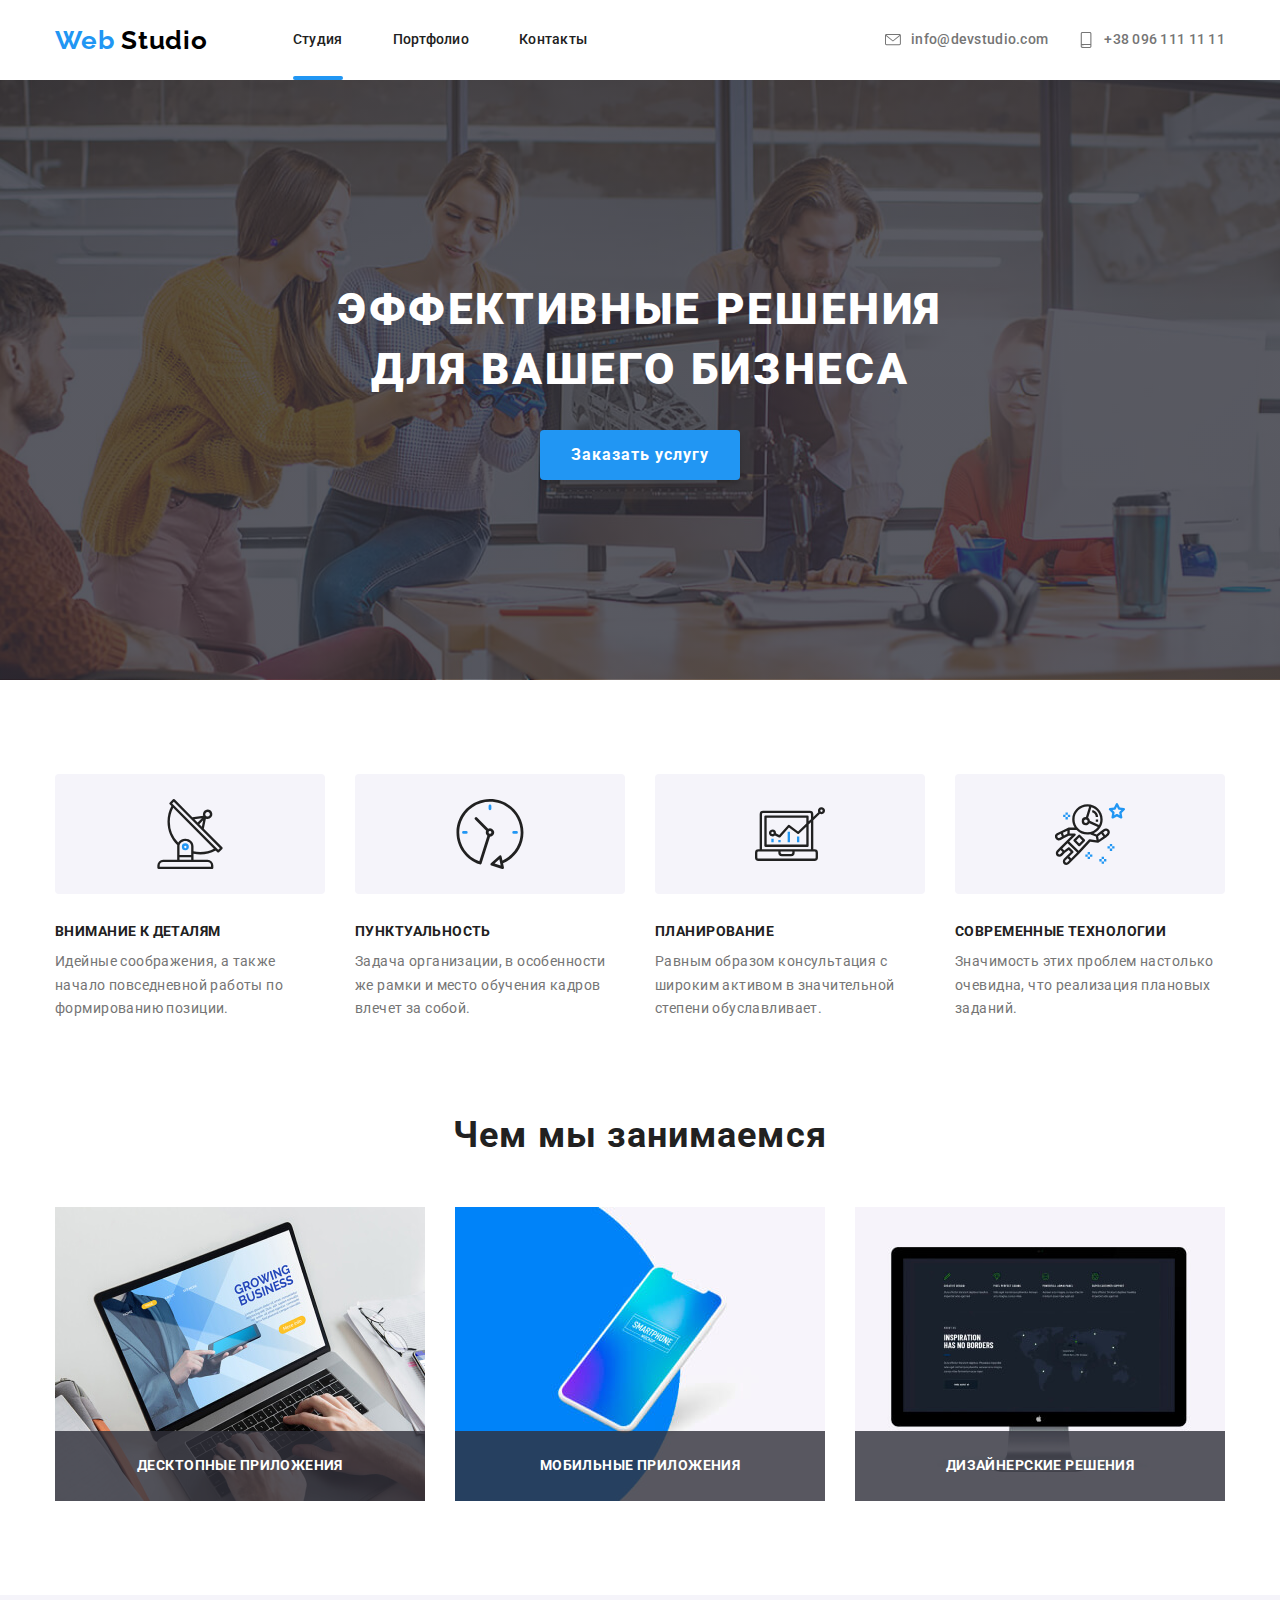
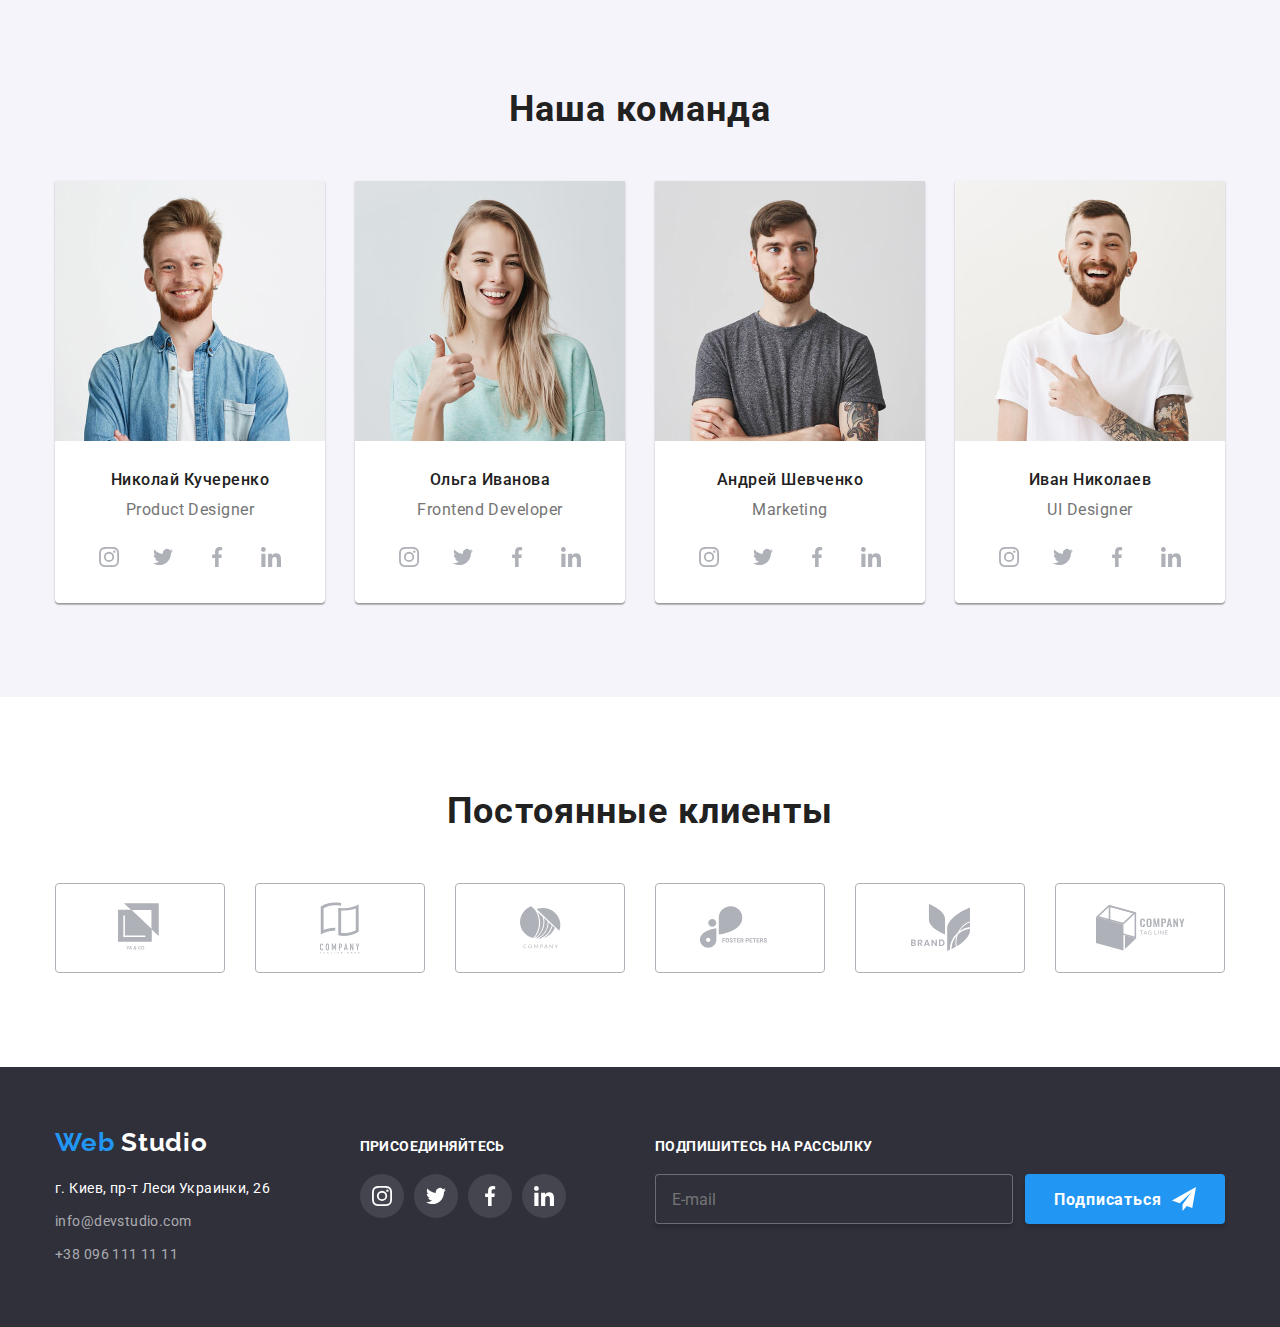
<file: index.html>
<!DOCTYPE html>
<html lang="ru">

<head>
  <meta charset="UTF-8" />
  <meta name="viewport" content="width=device-width, initial-scale=1.0" />
  <title>Web Studio</title>
  <link rel="stylesheet" href="https://cdnjs.cloudflare.com/ajax/libs/animate.css/4.0.0/animate.min.css" />
  <link rel="stylesheet" href="./css/main.min.css"/>
  <link href="https://fonts.googleapis.com/css2?family=Raleway:wght@700&family=Roboto:wght@400;500;700;900&display=swap"
    rel="stylesheet" />
</head>

<body>
  <!--Шапка сайта-->
  <header class="header">
    <!-- Блок навигации -->
    <div class="header-container container">
      <nav class="navigation">
        <a class="logo link animate__fadeInLeft" href="./index.html" lang="en">
          <span class="logo-first-word">Web</span> Studio</a>
        <ul class="navigation-list list">
          <li class="navigation-list-item">
            <a class="navigation-list-link link active" href="./index.html">Студия</a>
          </li>
          <li class="navigation-list-item">
            <a class="navigation-list-link link" href="./portfolio.html">Портфолио</a>
          </li>
          <li class="navigation-list-item">
            <a class="navigation-list-link link" href="">Контакты</a>
          </li>
        </ul>
      </nav>
      <div class="header-contacts">
        <address class="header-address">
          <ul class="address-list list">
            <li class="address-list-item">
              <a class="header-mail link" href="mailto:info@devstudio.com">
                <svg class="mail-icon">
                  <use href="./images/sprite.svg#envelope"></use>
                </svg>
                info@devstudio.com</a>
            </li>
            <li class="address-list-item">
              <a class="header-tel link" href="tel:+380961111111">
                <svg class="tel-icon">
                  <use href="./images/sprite.svg#smartphone"></use>
                </svg>
                +38 096 111 11 11</a>
            </li>
          </ul>
        </address>
      </div>
    </div>
  </header>
  <main>
    <!-- Hero блок -->
    <section class="hero">
      <!-- <div class="hero-container container"> </div> -->
      <h1 class="hero-title">
        Эффективные решения <br />
        для вашего бизнеса
      </h1>
      <button data-modal-open class="modal-btn">Заказать услугу</button>
    </section>
    <!-- Особенности -->
    <section class="features">
      <div class="features-container container">
        <h2 hidden>Особенности</h2>
        <ul class="features-list list">
          <li class="features-list-item">
            <div class="features-background">
              <svg aria-label="иконка антена" width="70px" height="70px">
                <use href="./images/sprite.svg#antenna"></use>
              </svg>
            </div>
            <h3 class="features-list-title">Внимание к деталям</h3>
            <p class="features-list-text">
              Идейные соображения, а также начало повседневной работы по
              формированию позиции.
            </p>
          </li>
          <li class="features-list-item">
            <div class="features-background">
              <svg aria-label="иконка часы" width="70px" height="70px">
                <use href="./images/sprite.svg#clock"></use>
              </svg>
            </div>
            <h3 class="features-list-title">Пунктуальность</h3>
            <p class="features-list-text">
              Задача организации, в особенности же рамки и место обучения
              кадров влечет за собой.
            </p>
          </li>
          <li class="features-list-item">
            <div class="features-background">
              <svg aria-label="иконка диаграма" width="70px" height="70px">
                <use href="./images/sprite.svg#diagram"></use>
              </svg>
            </div>
            <h3 class="features-list-title">Планирование</h3>
            <p class="features-list-text">
              Равным образом консультация с широким активом в значительной
              степени обуславливает.
            </p>
          </li>
          <li class="features-list-item">
            <div class="features-background">
              <svg aria-label="иконка астронавт" width="70px" height="70px">
                <use href="./images/sprite.svg#astronaut"></use>
              </svg>
            </div>
            <h3 class="features-list-title">Современные технологии</h3>
            <p class="features-list-text">
              Значимость этих проблем настолько очевидна, что реализация
              плановых заданий.
            </p>
          </li>
        </ul>
      </div>
    </section>
    <!-- Чем мы занимаемся -->
    <section class="what-we-do section">
      <div class="what-we-do-container container">
        <h2 class="sections-title">Чем мы занимаемся</h2>
        <ul class="what-we-do-list list">
          <li class="what-we-do-list-item">
            <a class="our-works-link link" href="">
              <img src="./images/box1.jpg" alt="Десктопные приложения" width="370" height="294" />
              <p class="what-we-do-title">Десктопные приложения</p>
            </a>
          </li>
          <li class="what-we-do-list-item">
            <a class="our-works-link link" href="">
              <img src="./images/box2.jpg" alt="Мобильные приложения" width="370" height="294" />
              <p class="what-we-do-title">Мобильные приложения</p>
            </a>
          </li>
          <li class="what-we-do-list-item">
            <a class="our-works-link link" href="">
              <img src="./images/box3.jpg" alt="Дизайнерские решения" width="370" height="294" />
              <p class="what-we-do-title">Дизайнерские решения</p>
            </a>
          </li>
        </ul>
      </div>
    </section>
    <!-- Наша команда -->
    <section class="our-team section">
      <div class="our-team-container container">
        <h2 class="sections-title">Наша команда</h2>
        <ul class="our-team-list list">
          <li class="person">
            <img class="person-photo" src="./images/photo1.jpg" alt="Николай Кучеренко" width="270" height="260" />
            <h3 class="team-people">Николай Кучеренко</h3>
            <p class="position" lang="en">Product Designer</p>
            <ul class="social-links-list list">
              <li class="social-links-item">
                <a class="social-links-item-link link" href="" aria-label="Ссылка на Инстаграм">
                  <svg class="social-links-icons">
                    <use href="./images/sprite.svg#instagram"></use>
                  </svg>
                </a>
              </li>
              <li class="social-links-item">
                <a class="social-links-item-link link" href="" aria-label="Ссылка на Твиттер">
                  <svg class="social-links-icons">
                    <use href="./images/sprite.svg#twitter"></use>
                  </svg>
                </a>
              </li>
              <li class="social-links-item">
                <a class="social-links-item-link link" href="" aria-label="Ссылка на Фейсбук">
                  <svg class="social-links-icons">
                    <use href="./images/sprite.svg#facebook"></use>
                  </svg>
                </a>
              </li>
              <li class="social-links-item">
                <a class="social-links-item-link link" href="" aria-label="Ссылка на Линкедин">
                  <svg class="social-links-icons">
                    <use href="./images/sprite.svg#linkedin"></use>
                  </svg>
                </a>
              </li>
            </ul>
          </li>
          <li class="person">
            <img class="person-photo" src="./images/photo2.jpg" alt="Ольга Иванова" width="270" height="260" />
            <h3 class="team-people">Ольга Иванова</h3>
            <p class="position" lang="en">Frontend Developer</p>
            <ul class="social-links-list list">
              <li class="social-links-item">
                <a class="social-links-item-link link" href="" aria-label="Ссылка на Инстаграм">
                  <svg class="social-links-icons">
                    <use href="./images/sprite.svg#instagram"></use>
                  </svg>
                </a>
              </li>
              <li class="social-links-item">
                <a class="social-links-item-link link" href="" aria-label="Ссылка на Твиттер">
                  <svg class="social-links-icons">
                    <use href="./images/sprite.svg#twitter"></use>
                  </svg>
                </a>
              </li>
              <li class="social-links-item">
                <a class="social-links-item-link link" href="" aria-label="Ссылка на Фейсбук">
                  <svg class="social-links-icons">
                    <use href="./images/sprite.svg#facebook"></use>
                  </svg>
                </a>
              </li>
              <li class="social-links-item">
                <a class="social-links-item-link link" href="" aria-label="Ссылка на Линкедин">
                  <svg class="social-links-icons">
                    <use href="./images/sprite.svg#linkedin"></use>
                  </svg>
                </a>
              </li>
            </ul>
          </li>
          <li class="person">
            <img class="person-photo" src="./images/photo3.jpg" alt="Андрей Шевченко" width="270" height="260" />
            <h3 class="team-people">Андрей Шевченко</h3>
            <p class="position" lang="en">Marketing</p>
            <ul class="social-links-list list">
              <li class="social-links-item">
                <a class="social-links-item-link link" href="" aria-label="Ссылка на Инстаграм">
                  <svg class="social-links-icons">
                    <use href="./images/sprite.svg#instagram"></use>
                  </svg>
                </a>
              </li>
              <li class="social-links-item">
                <a class="social-links-item-link link" href="" aria-label="Ссылка на Твиттер">
                  <svg class="social-links-icons">
                    <use href="./images/sprite.svg#twitter"></use>
                  </svg>
                </a>
              </li>
              <li class="social-links-item">
                <a class="social-links-item-link link" href="" aria-label="Ссылка на Фейсбук">
                  <svg class="social-links-icons">
                    <use href="./images/sprite.svg#facebook"></use>
                  </svg>
                </a>
              </li>
              <li class="social-links-item">
                <a class="social-links-item-link link" href="" aria-label="Ссылка на Линкедин">
                  <svg class="social-links-icons">
                    <use href="./images/sprite.svg#linkedin"></use>
                  </svg>
                </a>
              </li>
            </ul>
          </li>
          <li class="person">
            <img class="person-photo" src="./images/photo4.jpg" alt="Иван Николаев" width="270" height="260" />
            <h3 class="team-people">Иван Николаев</h3>
            <p class="position" lang="en">UI Designer</p>
            <ul class="social-links-list list">
              <li class="social-links-item">
                <a class="social-links-item-link link" href="" aria-label="Ссылка на Инстаграм">
                  <svg class="social-links-icons">
                    <use href="./images/sprite.svg#instagram"></use>
                  </svg></a>
              </li>
              <li class="social-links-item">
                <a class="social-links-item-link link" href="" aria-label="Ссылка на Твиттер">
                  <svg class="social-links-icons">
                    <use href="./images/sprite.svg#twitter"></use>
                  </svg>
                </a>
              </li>
              <li class="social-links-item">
                <a class="social-links-item-link link" href="" aria-label="Ссылка на Фейсбук">
                  <svg class="social-links-icons">
                    <use href="./images/sprite.svg#facebook"></use>
                  </svg>
                </a>
              </li>
              <li class="social-links-item">
                <a class="social-links-item-link link" href="" aria-label="Ссылка на Линкедин">
                  <svg class="social-links-icons">
                    <use href="./images/sprite.svg#linkedin"></use>
                  </svg>
                </a>
              </li>
            </ul>
          </li>
        </ul>
      </div>
    </section>
    <!-- Наши клиенты -->
    <section class="our-clients section">
      <div class="regular-clients-container container">
        <h2 class="sections-title">Постоянные клиенты</h2>
        <ul class="our-clients-list list">
          <li class="our-clients-list-item">
            <a class="company-link link" href="" aria-label="Ссылка компании 1">
              <svg class="logo-icon" width="45" height="50">
                <use href="./images/sprite.svg#logo1"></use>
              </svg>
            </a>
          </li>
          <li class="our-clients-list-item">
            <a class="company-link link" href="" aria-label="Ссылка компании 2">
              <svg class="logo-icon" width="40" height="52">
                <use href="./images/sprite.svg#logo2"></use>
              </svg>
            </a>
          </li>
          <li class="our-clients-list-item">
            <a class="company-link link" href="" aria-label="Ссылка компании 3">
              <svg class="logo-icon" width="41" height="43">
                <use href="./images/sprite.svg#logo3"></use>
              </svg>
            </a>
          </li>
          <li class="our-clients-list-item">
            <a class="company-link link" href="" aria-label="Ссылка компании 4">
              <svg class="logo-icon" width="80" height="43">
                <use href="./images/sprite.svg#logo4"></use>
              </svg>
            </a>
          </li>
          <li class="our-clients-list-item">
            <a class="company-link link" href="" aria-label="Ссылка компании 5">
              <svg class="logo-icon" width="59" height="47">
                <use href="./images/sprite.svg#logo5"></use>
              </svg>
            </a>
          </li>
          <li class="our-clients-list-item">
            <a class="company-link link" href="" aria-label="Ссылка компании 6">
              <svg class="logo-icon" width="89" height="46">
                <use href="./images/sprite.svg#logo6"></use>
              </svg></a>
          </li>
        </ul>
      </div>
    </section>
  </main>
  <!-- Подвал сайта -->
  <footer class="footer">
    <div class="footer-container container">
      <div class="contacts-container">
        <a class="logo link animate__fadeInLeft" href="./index.html" lang="en"><span class="logo-first-word">Web</span>
          Studio</a>
        <address>
          <ul class="contact-info list">
            <li class="contact-info-item">
              <a class="contact-info-address link" href="https://goo.gl/maps/yQj5MutNtVPwPQLq6">
                г. Киев, пр-т Леси Украинки, 26</a>
            </li>
            <li class="contact-info-item">
              <a class="contact-info-link link" href="mailto:info@devstudio.com">info@devstudio.com</a>
            </li>
            <li class="contact-info-item">
              <a class="contact-info-link link" href="tel:+380961111111">+38 096 111 11 11</a>
            </li>
          </ul>
        </address>
      </div>
      <div class="social-links-container">
        <b class="call">Присоединяйтесь</b>
        <ul class="social-links-list list">
          <li class="social-links-item">
            <a class="social-links-item-link link" href="" aria-label="Ссылка на Инстаграм">
              <svg class="social-links-icons">
                <use href="./images/sprite.svg#instagram"></use>
              </svg>
            </a>
          </li>
          <li class="social-links-item">
            <a class="social-links-item-link link" href="" aria-label="Ссылка на Твиттер">
              <svg class="social-links-icons">
                <use href="./images/sprite.svg#twitter"></use>
              </svg>
            </a>
          </li>
          <li class="social-links-item">
            <a class="social-links-item-link link" href="" aria-label="Ссылка на Фейсбук">
              <svg class="social-links-icons">
                <use href="./images/sprite.svg#facebook"></use>
              </svg>
            </a>
          </li>
          <li class="social-links-item">
            <a class="social-links-item-link link" href="" aria-label="Ссылка на Линкедин">
              <svg class="social-links-icons">
                <use href="./images/sprite.svg#linkedin"></use>
              </svg>
            </a>
          </li>
        </ul>
      </div>
      <div class="call-container">
        <b class="call">Подпишитесь на рассылку</b>
        <form class="button-input-form" action="#">
          <label for="name"></label>
          <input 
          type="email" 
          class="contact-form-input" 
          name="email" 
          placeholder="E-mail" 
          required>
          <button class="modal-btn">
            Подписаться
            <svg class="send-icon" width="24px" height="24px">
              <use href="./images/sprite.svg#send"></use>
            </svg>
          </button>
        </form>
      </div>
    </div>
  </footer>
  <!-- Модальное окно заказа услуги -->
  <div data-modal class="backdrop is-hidden">
    <form class="modal-form" action="#">
      <h2 class="modal-form-title">
        Оставьте свои данные, мы вам перезвоним
      </h2>
      <button data-modal-close type="button" class="modal-close-button">
        <svg class="close-icon" width="18" height="18">
          <use href="./images/sprite.svg#close"></use>
        </svg>
      </button>
      <div class="form-input-wrapper">
        <input 
        type="text" 
        class="form-input" 
        name="user-name"
        placeholder=" ">
        <label for="user-name" class="form-input-label">Имя</label>
        <svg class="modal-form-icons"width="18" height="18">
          <use href="./images/sprite.svg#person"></use>
        </svg>
      </div>
      <div class="form-input-wrapper">
        <input 
        type="tel" 
        class="form-input" 
        name="user-tel"
        placeholder=" ">
        <label for="user-tel" class="form-input-label">Телефон</label>
        <svg class="modal-form-icons"width="18" height="18">
          <use href="./images/sprite.svg#tel"></use>
        </svg>
      </div>
      <div class="form-input-wrapper">
        <input 
        type="email" 
        class="form-input" 
        name="user-email"
        placeholder=" ">
        <label for="user-email" class="form-input-label">Почта</label>
        <svg class="modal-form-icons"width="18" height="18">
          <use href="./images/sprite.svg#mail"></use>
        </svg>
      </div>
      <div class="textarea-wrapper">
        <textarea 
        class="comment" 
        name="comment" 
        rows="5" 
        placeholder=" "></textarea>
      <label class="textarea-label" for="comment">Комментарий</label>
      </div>
      <label class="modal-form-label">
        <input 
        type="checkbox" 
        name="checkbox" 
        value="accept" 
        class="modal-form-checkbox"
        required>
        <!-- <span class="custom-checkbox"> -->
        <!-- </span> -->
        <span class="modal-form-agreement">Соглашаюсь с рассылкой и принимаю <a class="agreement-conditions"
            href="#">Условия договора</a></span>
        <svg class="check-icon" width="15px" height="16px">
          <use href="./images/sprite.svg#check"></use>
        </svg>
      </label>
      <button type="submit" class="modal-btn">Отправить</button>
    </form>
  </div>
  <script src="./js/modal.js"></script>
</body>

</html>
</file>
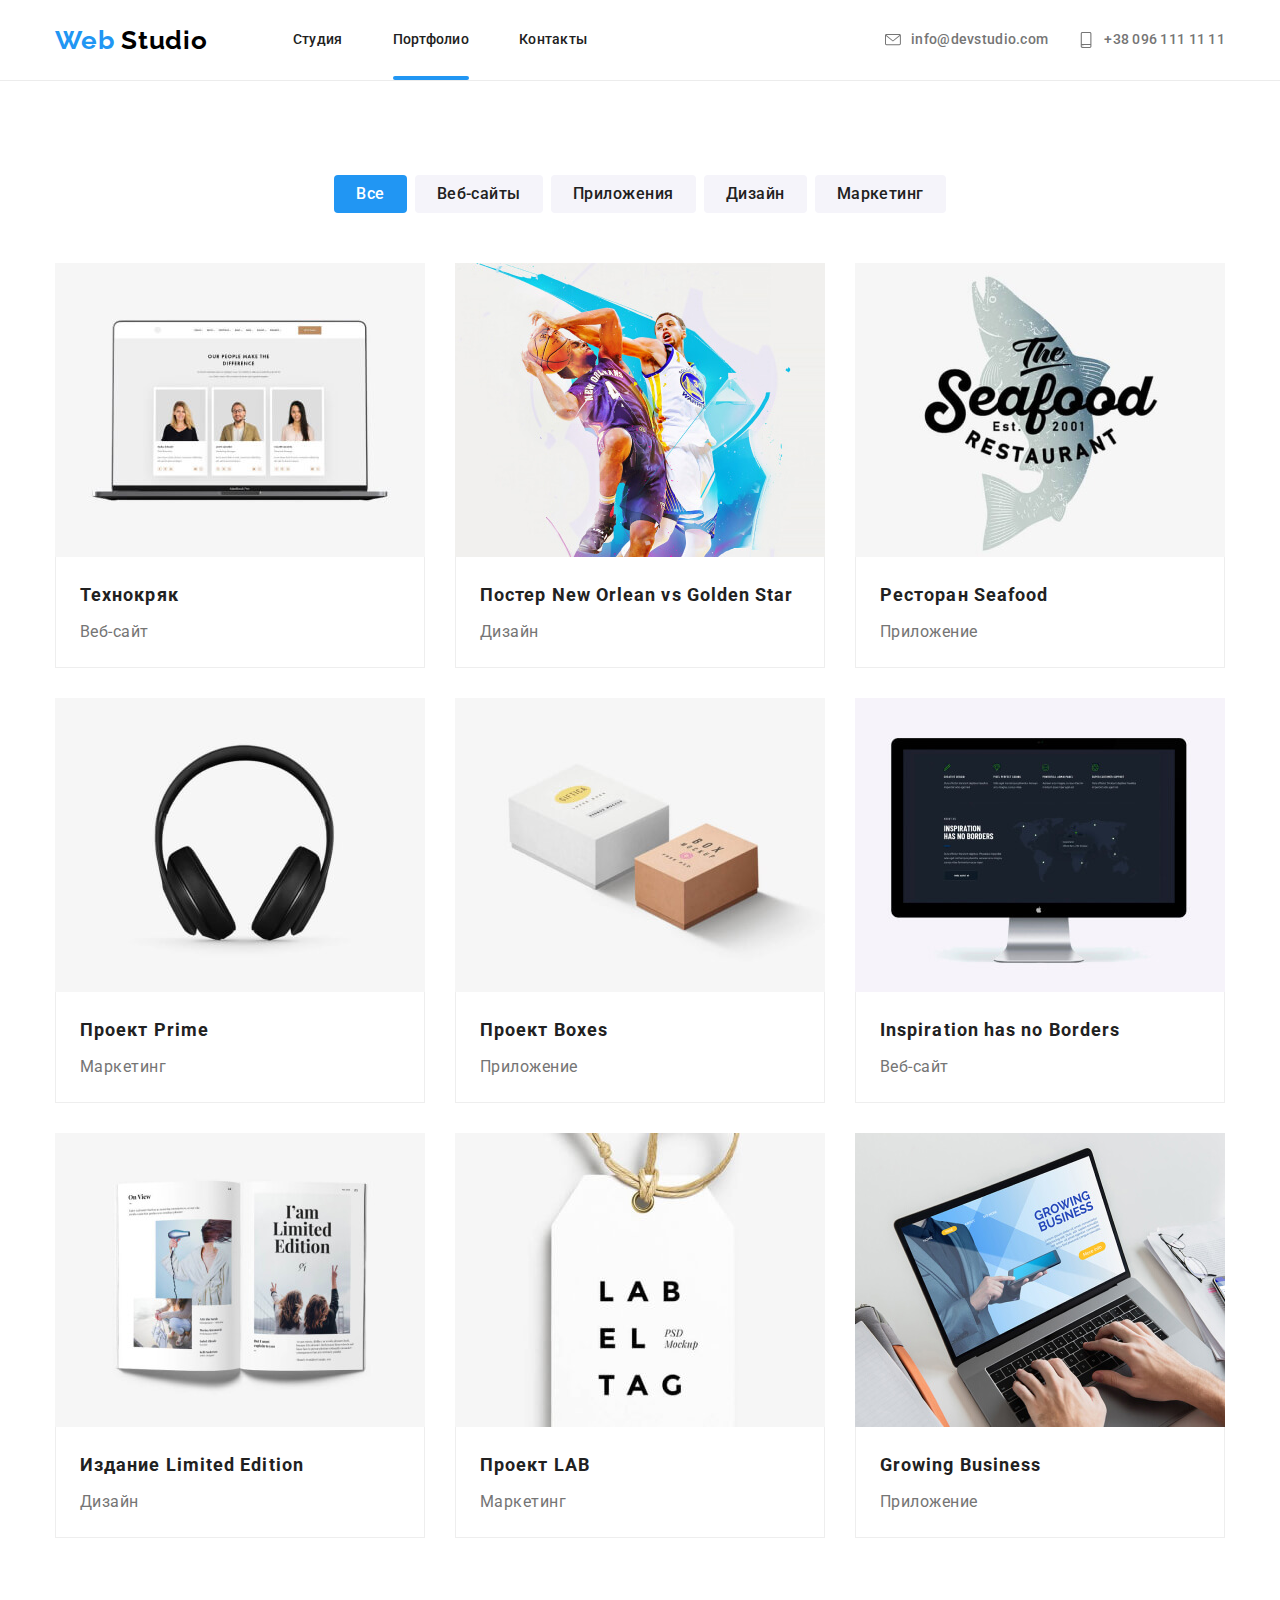
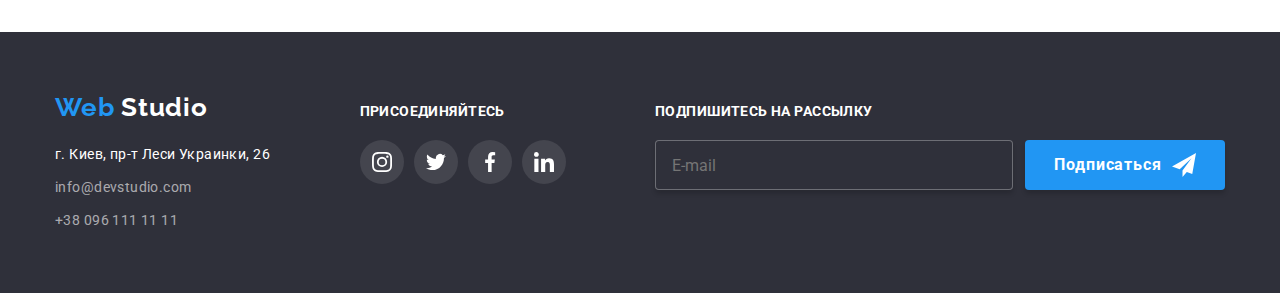
<file: portfolio.html>
<!DOCTYPE html>
<html lang="ru">

<head>
  <meta charset="UTF-8">
  <meta name="viewport" content="width=device-width, initial-scale=1.0">
  <title>Portfolio</title>
  <link rel="stylesheet" href="https://cdnjs.cloudflare.com/ajax/libs/animate.css/4.0.0/animate.min.css"/>
  <link rel="stylesheet" href="./css/main.min.css"/>
  <link href="https://fonts.googleapis.com/css2?family=Raleway:wght@700&family=Roboto:wght@400;500;700;900&display=swap"
    rel="stylesheet">
</head>

<body>
  <!--Шапка сайта-->
  <header class="header">
    <!-- Блок навигации -->
    <div class="header-container container">
      <nav class="navigation">
        <a class="logo link animate__fadeInLeft" href="./index.html" lang="en"> <span class="logo-first-word">Web</span> Studio</a>
        <ul class="navigation-list list">
          <li class="navigation-list-item">
            <a class="navigation-list-link link" href="./index.html">Студия</a></li>
          <li class="navigation-list-item">
            <a class="navigation-list-link link active" href="">Портфолио</a></li>
          <li class="navigation-list-item">
            <a class="navigation-list-link link" href="">Контакты</a></li>
        </ul>
      </nav>
      <div class="header-contacts">
        <address class="header-address">
          <ul class="address-list list">
            <li class="address-list-item">
              <a class="header-mail link" href="mailto:info@devstudio.com">
                <svg class="mail-icon">
                  <use href="./images/sprite.svg#envelope"></use>
                </svg> info@devstudio.com</a>
            </li>
            <li class="address-list-item">
              <a class="header-tel link" href="tel:+380961111111">
                <svg class="tel-icon">
                  <use href="./images/sprite.svg#smartphone"></use>
                </svg> +38 096 111 11 11</a>
            </li>
          </ul>
        </address>
      </div>
    </div>
  </header>
  <main>
    <section class="portfolio section">
      <div class="container">
        <div class="portfolio-container">
          <h1 hidden>Портфолио работ</h1>
          <ul class="filter">
            <li class="filter-btn-list list"><button class="filter-btn accent-btn">Все</button></li>
            <li class="filter-btn-list list"><button class="filter-btn">Веб-сайты</button></li>
            <li class="filter-btn-list list"><button class="filter-btn">Приложения</button></li>
            <li class="filter-btn-list list"><button class="filter-btn">Дизайн</button></li>
            <li class="filter-btn-list list"><button class="filter-btn">Маркетинг</button></li>
          </ul>
        </div>
        <div class="work-examples">
          <ul class="work-examples-list list">
            <li class="work-examples-list-item">
              <div class="overlay-text">
                <img class="work-example-img" src="./images/pic1.jpg" alt="Технокряк">
                <p class="popup-text">Технокряк это современная площадка распространения коронавируса. Компании используют эту платформу для цифрового шпионажа и атак на защищённые сервера конкурентов.</p>  
              </div>
              <div class="work-example-block">
                <h2 class="work-examples-list-title">Технокряк</h2>
                <p class="work-examples-list-text">Веб-сайт</p>
              </div>
            </li>
            <li class="work-examples-list-item">
              <div class="overlay-text">
              <img class="work-example-img" src="./images/pic2.jpg" alt="Постер Нью Орлеан вс Голден Стар">
              <p class="popup-text">Lorem ipsum, dolor sit amet consectetur adipisicing elit. Fugit omnis reprehenderit totam beatae provident atque ipsum, laboriosam ab voluptatum blanditiis excepturi, tenetur harum.</p> 
              </div>
              <div class="work-example-block">
                <h2 class="work-examples-list-title">Постер <span lang="en">New Orlean vs Golden Star</span></h2>
                <p class="work-examples-list-text">Дизайн</p>
              </div>
            </li>
            <li class="work-examples-list-item">
              <div class="overlay-text">
              <img class="work-example-img" src="./images/pic3.jpg" alt="Ресторан Сифуд">
              <p class="popup-text">Lorem, ipsum dolor sit amet consectetur adipisicing elit. Minus commodi facilis quis, iure reiciendis debitis.</p> 
              </div>
              <div class="work-example-block">
                <h2 class="work-examples-list-title">Ресторан <span lang="en">Seafood</span> </h2>
                <p class="work-examples-list-text">Приложение</p>
              </div>
            </li>
            <li class="work-examples-list-item">
              <div class="overlay-text">
              <img class="work-example-img" src="./images/pic4.jpg" alt="Проект Прайм">
              <p class="popup-text">Lorem ipsum dolor sit, amet consectetur adipisicing elit. Expedita, ad nostrum veniam consectetur natus esse nulla aperiam commodi dolorem illo odio eos veritatis repellendus tempore iure labore a blanditiis fuga!</p> 
              </div>
              <div class="work-example-block">
                <h2 class="work-examples-list-title">Проект <span lang="en">Prime</span></h2>
                <p class="work-examples-list-text">Маркетинг</p>
              </div>
            </li>
            <li class="work-examples-list-item">
              <div class="overlay-text">
              <img class="work-example-img" src="./images/pic5.jpg" alt="Проект Боксес">
              <p class="popup-text">Lorem ipsum dolor sit, amet consectetur adipisicing elit. Quo libero, eum similique nostrum quibusdam laborum.</p> 
              </div>
              <div class="work-example-block">
                <h2 class="work-examples-list-title">Проект <span lang="en">Boxes</span></h2>
                <p class="work-examples-list-text">Приложение</p>
              </div>
            </li>
            <li class="work-examples-list-item">
              <div class="overlay-text">
              <img class="work-example-img" src="./images/pic6.jpg" alt="Інспірейшн хез ноу бордерс">
              <p class="popup-text">Lorem ipsum dolor sit amet consectetur adipisicing elit. Quisquam, totam minus. Distinctio expedita rem sint, ea eum voluptates nam ad aspernatur, odio, culpa et qui aliquid sapiente perspiciatis odit itaque reprehenderit?</p> 
              </div>
              <div class="work-example-block">
                <h2 class="work-examples-list-title"> <span lang="en">Inspiration has no Borders</span></h2>
                <p class="work-examples-list-text">Веб-сайт</p>
              </div>
            </li>
            <li class="work-examples-list-item">
              <div class="overlay-text">
              <img class="work-example-img" src="./images/pic7.jpg" alt="Издание Лімітед Едішн">
              <p class="popup-text">Lorem ipsum dolor, sit amet consectetur adipisicing elit. Doloribus iure rem praesentium autem possimus corrupti voluptate voluptatum nobis reiciendis!</p> 
              </div>
              <div class="work-example-block">
                <h2 class="work-examples-list-title">Издание <span lang="en">Limited Edition</span></h2>
                <p class="work-examples-list-text">Дизайн</p>
              </div>
            </li>
            <li class="work-examples-list-item">
              <div class="overlay-text">
              <img class="work-example-img" src="./images/pic8.jpg" alt="Проект ЛАБ">
              <p class="popup-text">Lorem ipsum dolor sit amet consectetur, adipisicing elit. Corrupti cupiditate repellendus molestiae facilis odit hic voluptatibus voluptas aspernatur vero, repudiandae eveniet unde porro exercitationem? Laborum cum nesciunt blanditiis odit incidunt.</p> 
              </div>
              <div class="work-example-block">
                <h2 class="work-examples-list-title">Проект <span lang="en">LAB</span></h2>
                <p class="work-examples-list-text">Маркетинг</p>
              </div>
            </li>
            <li class="work-examples-list-item">
              <div class="overlay-text">
              <img class="work-example-img" src="./images/pic9.jpg" alt="Гроуінг Бізнес">
              <p class="popup-text">Lorem ipsum dolor sit amet consectetur adipisicing elit. Provident ex ipsam optio?</p> 
              </div>
              <div class="work-example-block">
                <h2 class="work-examples-list-title"> <span lang="en">Growing Business</span></h2>
                <p class="work-examples-list-text">Приложение</p>
              </div>
            </li>
          </ul>
        </div>
      </div>
    </section>
  </main>
  <footer class="footer">
    <div class="footer-container container">
      <div class="contacts-container">
        <a class="logo link animate__fadeInLeft" href="./index.html" lang="en"><span class="logo-first-word">Web</span> Studio</a>
        <address>
          <ul class="contact-info list">
            <li class="contact-info-item">
              <a class="contact-info-address link" href="https://goo.gl/maps/yQj5MutNtVPwPQLq6">
                г. Киев, пр-т Леси Украинки, 26</a>
            </li>
            <li class="contact-info-item">
              <a class="contact-info-link link" href="mailto:info@devstudio.com">info@devstudio.com</a>
            </li>
            <li class="contact-info-item">
              <a class="contact-info-link link" href="tel:+380961111111">+38 096 111 11 11</a>
            </li>
          </ul>
        </address>
      </div>
      <div class="social-links-container">
        <b class="call">Присоединяйтесь</b>
        <ul class="social-links-list list">
          <li class="social-links-item">
            <a class="social-links-item-link link" href="" aria-label="Ссылка на Инстаграм">
              <svg class="social-links-icons">
                <use href="./images/sprite.svg#instagram"></use>
              </svg>
            </a>
          </li>
          <li class="social-links-item">
            <a class="social-links-item-link link" href="" aria-label="Ссылка на Твиттер">
              <svg class="social-links-icons">
                <use href="./images/sprite.svg#twitter"></use>
              </svg>
            </a>
          </li>
          <li class="social-links-item">
            <a class="social-links-item-link link" href="" aria-label="Ссылка на Фейсбук">
              <svg class="social-links-icons">
                <use href="./images/sprite.svg#facebook"></use>
              </svg>
            </a>
          </li>
          <li class="social-links-item">
            <a class="social-links-item-link link" href="" aria-label="Ссылка на Линкедин">
              <svg class="social-links-icons">
                <use href="./images/sprite.svg#linkedin"></use>
              </svg>
            </a>
          </li>
        </ul>
      </div>
      <div class="call-container">
        <b class="call">Подпишитесь на рассылку</b>
        <form class="button-input-form" action="#">
          <label for="name"></label>
          <input 
          type="email" 
          class="contact-form-input" 
          name="email" 
          placeholder="E-mail" 
          required>
          <button class="modal-btn">
            Подписаться
            <svg class="send-icon" width="24px" height="24px">
              <use href="./images/sprite.svg#send"></use>
            </svg>
          </button>
        </form>
      </div>
    </div>
  </footer>
</body>

</html>
</file>
<file: css/main.min.css>
/*
* Prefixed by https://autoprefixer.github.io
* PostCSS: v7.0.29,
* Autoprefixer: v9.7.6
* Browsers: last 4 version
*/

/*! normalize.css v8.0.1 | MIT License | github.com/necolas/normalize.css */html{line-height:1.15;-webkit-text-size-adjust:100%}body{margin:0}main{display:block}h1{font-size:2em;margin:0.67em 0}hr{-webkit-box-sizing:content-box;box-sizing:content-box;height:0;overflow:visible}pre{font-family:monospace, monospace;font-size:1em}a{background-color:transparent}abbr[title]{border-bottom:none;text-decoration:underline;-webkit-text-decoration:underline dotted;text-decoration:underline dotted}b,strong{font-weight:bolder}code,kbd,samp{font-family:monospace, monospace;font-size:1em}small{font-size:80%}sub,sup{font-size:75%;line-height:0;position:relative;vertical-align:baseline}sub{bottom:-0.25em}sup{top:-0.5em}img{border-style:none}button,input,optgroup,select,textarea{font-family:inherit;font-size:100%;line-height:1.15;margin:0}button,input{overflow:visible}button,select{text-transform:none}button,[type="button"],[type="reset"],[type="submit"]{-webkit-appearance:button}button::-moz-focus-inner,[type="button"]::-moz-focus-inner,[type="reset"]::-moz-focus-inner,[type="submit"]::-moz-focus-inner{border-style:none;padding:0}button:-moz-focusring,[type="button"]:-moz-focusring,[type="reset"]:-moz-focusring,[type="submit"]:-moz-focusring{outline:1px dotted ButtonText}fieldset{padding:0.35em 0.75em 0.625em}legend{-webkit-box-sizing:border-box;box-sizing:border-box;color:inherit;display:table;max-width:100%;padding:0;white-space:normal}progress{vertical-align:baseline}textarea{overflow:auto}[type="checkbox"],[type="radio"]{-webkit-box-sizing:border-box;box-sizing:border-box;padding:0}[type="number"]::-webkit-inner-spin-button,[type="number"]::-webkit-outer-spin-button{height:auto}[type="search"]{-webkit-appearance:textfield;outline-offset:-2px}[type="search"]::-webkit-search-decoration{-webkit-appearance:none}::-webkit-file-upload-button{-webkit-appearance:button;font:inherit}details{display:block}summary{display:list-item}template{display:none}[hidden]{display:none}.features-list-title,.what-we-do-title{font-weight:700;font-size:14px;line-height:1.14;letter-spacing:0.03em;text-transform:uppercase}html{-webkit-box-sizing:border-box;box-sizing:border-box}*,*::before,*::after{-webkit-box-sizing:inherit;box-sizing:inherit;margin:0;padding:0}h1{margin:0}img{display:block}body{background-color:#fff;font-family:"Roboto",sans-serif;font-style:normal}.link{text-decoration:none;display:block}.list{list-style:none}input{font-family:inherit}.container{width:1200px;padding-left:15px;padding-right:15px;margin-left:auto;margin-right:auto}.section{padding-top:94px;padding-bottom:94px}.sections-title{font-size:36px;font-weight:700;line-height:1.16;text-align:center;letter-spacing:0.03em;color:#212121}.backdrop{position:fixed;left:0;top:0;display:-webkit-box;display:-ms-flexbox;display:flex;-webkit-box-pack:center;-ms-flex-pack:center;justify-content:center;-webkit-box-align:center;-ms-flex-align:center;align-items:center;width:100%;height:100%;background-color:rgba(0,0,0,0.2);-webkit-transition:opacity 250ms cubic-bezier(0.4, 0, 0.2, 1),visibility 250ms cubic-bezier(0.4, 0, 0.2, 1),-webkit-transform 250ms cubic-bezier(0.4, 0, 0.2, 1);transition:opacity 250ms cubic-bezier(0.4, 0, 0.2, 1),visibility 250ms cubic-bezier(0.4, 0, 0.2, 1),-webkit-transform 250ms cubic-bezier(0.4, 0, 0.2, 1);-o-transition:opacity 250ms cubic-bezier(0.4, 0, 0.2, 1),visibility 250ms cubic-bezier(0.4, 0, 0.2, 1),transform 250ms cubic-bezier(0.4, 0, 0.2, 1);transition:opacity 250ms cubic-bezier(0.4, 0, 0.2, 1),visibility 250ms cubic-bezier(0.4, 0, 0.2, 1),transform 250ms cubic-bezier(0.4, 0, 0.2, 1);transition:opacity 250ms cubic-bezier(0.4, 0, 0.2, 1),visibility 250ms cubic-bezier(0.4, 0, 0.2, 1),transform 250ms cubic-bezier(0.4, 0, 0.2, 1),-webkit-transform 250ms cubic-bezier(0.4, 0, 0.2, 1)}.is-hidden{opacity:0;visibility:hidden;pointer-events:none;-webkit-transform:scale(0);-ms-transform:scale(0);transform:scale(0)}.modal-form{display:-webkit-box;display:-ms-flexbox;display:flex;-webkit-box-orient:vertical;-webkit-box-direction:normal;-ms-flex-direction:column;flex-direction:column;position:relative;width:528px;height:581px;background-color:#fff;-webkit-box-shadow:0px 1px 3px rgba(0,0,0,0.12),0px 1px 1px rgba(0,0,0,0.14),0px 2px 1px rgba(0,0,0,0.2);box-shadow:0px 1px 3px rgba(0,0,0,0.12),0px 1px 1px rgba(0,0,0,0.14),0px 2px 1px rgba(0,0,0,0.2);border-radius:4px;padding:40px}.modal-form-title{font-size:20px;font-weight:700;line-height:1.15;text-align:center;letter-spacing:0.03em;color:#212121;margin-bottom:30px}.modal-close-button{position:absolute;top:8px;right:8px;width:30px;height:30px;background-color:#fff;border-radius:50%;border:1px solid rgba(0,0,0,0.1);background-color:#ffffff;display:-webkit-box;display:-ms-flexbox;display:flex;-webkit-box-pack:center;-ms-flex-pack:center;justify-content:center;-webkit-box-align:center;-ms-flex-align:center;align-items:center;cursor:pointer;-webkit-transition:fill 250ms cubic-bezier(0.4, 0, 0.2, 1);-o-transition:fill 250ms cubic-bezier(0.4, 0, 0.2, 1);transition:fill 250ms cubic-bezier(0.4, 0, 0.2, 1)}.close-icon{fill:#000}.close-icon:focus,.close-icon:hover{fill:#2196f3}.form-input-wrapper{position:relative;margin-bottom:28px}.form-input{width:100%;height:40px;border:1px solid rgba(33,33,33,0.2);-webkit-box-sizing:border-box;box-sizing:border-box;border-radius:4px;padding-top:12px;padding-right:16px;padding-bottom:12px;padding-left:42px;-webkit-transition:border-color 250ms cubic-bezier(0.4, 0, 0.2, 1);-o-transition:border-color 250ms cubic-bezier(0.4, 0, 0.2, 1);transition:border-color 250ms cubic-bezier(0.4, 0, 0.2, 1)}.form-input:focus,.form-input:not(:placeholder-shown){border-color:#2196f3}.form-input:focus+.form-input-label,.form-input:not(:placeholder-shown)+.form-input-label{-webkit-transform:translateY(-37px) translateX(-25px);-ms-transform:translateY(-37px) translateX(-25px);transform:translateY(-37px) translateX(-25px);color:#2196f3;font-size:12px;line-height:1.17}.form-input-label{position:absolute;top:50%;left:42px;-webkit-transform:translateY(-50%);-ms-transform:translateY(-50%);transform:translateY(-50%);font-weight:normal;font-size:14px;line-height:1.14px;letter-spacing:0.01em;color:#757575;-webkit-transition:-webkit-transform 250ms cubic-bezier(0.4, 0, 0.2, 1);transition:-webkit-transform 250ms cubic-bezier(0.4, 0, 0.2, 1);-o-transition:transform 250ms cubic-bezier(0.4, 0, 0.2, 1);transition:transform 250ms cubic-bezier(0.4, 0, 0.2, 1);transition:transform 250ms cubic-bezier(0.4, 0, 0.2, 1), -webkit-transform 250ms cubic-bezier(0.4, 0, 0.2, 1)}.modal-form-icons{position:absolute;top:50%;left:16px;-webkit-transform:translateY(-50%);-ms-transform:translateY(-50%);transform:translateY(-50%);fill:#212121;-webkit-transition:fill 250ms cubic-bezier(0.4, 0, 0.2, 1);-o-transition:fill 250ms cubic-bezier(0.4, 0, 0.2, 1);transition:fill 250ms cubic-bezier(0.4, 0, 0.2, 1)}.form-input:focus ~ .modal-form-icons,.form-input:not(:placeholder-shown) ~ .modal-form-icons{fill:#2196f3}.modal-form .modal-btn{margin:0 auto}.textarea-wrapper{position:relative;margin-bottom:20px}.comment{width:100%;height:120px;-webkit-box-sizing:border-box;box-sizing:border-box;font-weight:normal;font-size:14px;line-height:1.14;letter-spacing:0.01em;border-radius:4px;border:1px solid rgba(33,33,33,0.2);padding:12px 16px;resize:none;-webkit-transition:border-color 250ms cubic-bezier(0.4, 0, 0.2, 1);-o-transition:border-color 250ms cubic-bezier(0.4, 0, 0.2, 1);transition:border-color 250ms cubic-bezier(0.4, 0, 0.2, 1)}.comment:focus ~ .textarea-label,.comment:not(:placeholder-shown) ~ .textarea-label{-webkit-transform:translateY(-28px);-ms-transform:translateY(-28px);transform:translateY(-28px);color:#2196f3;font-size:12px;line-height:1.17;border-color:#2196f3}.comment:focus,.comment:not(:placeholder-shown){outline:none;border-color:#2196f3}.textarea-label{position:absolute;top:12px;left:16px;-webkit-transform:translateY(0);-ms-transform:translateY(0);transform:translateY(0);font-size:14px;line-height:1.14;letter-spacing:0.01em;color:#757575;-webkit-transition:all 250ms cubic-bezier(0.4, 0, 0.2, 1);-o-transition:all 250ms cubic-bezier(0.4, 0, 0.2, 1);transition:all 250ms cubic-bezier(0.4, 0, 0.2, 1)}.modal-form-label{position:relative;display:-webkit-box;display:-ms-flexbox;display:flex;-ms-flex-item-align:center;align-self:center;margin-bottom:30px;font-size:14px;line-height:1.71;letter-spacing:0.03em;padding-left:23px;color:#757575}.modal-form-checkbox:focus ~ .modal-form-agreement::after{border-color:#2196f3}.modal-form-checkbox:checked ~ .modal-form-agreement::after{background-color:#2196f3;border-color:#2196f3}.modal-form-checkbox:checked ~ .check-icon{fill:#fff}.modal-form-agreement{font-size:14px;position:relative}.modal-form-agreement::after{content:"";position:absolute;top:4px;left:-24px;display:block;width:16px;height:15px;border:2px solid #000;border-radius:2px;-webkit-transition:all 250ms cubic-bezier(0.4, 0, 0.2, 1);-o-transition:all 250ms cubic-bezier(0.4, 0, 0.2, 1);transition:all 250ms cubic-bezier(0.4, 0, 0.2, 1)}.agreement-conditions{color:#2196f3}.modal-form-checkbox{position:absolute;width:1px;height:1px;margin:-1px;border:0;padding:0;clip:rect(0 0 0 0);overflow:hidden}.check-icon{position:absolute;top:3px;left:-1px;fill:transparent}.social-links-list{display:-webkit-box;display:-ms-flexbox;display:flex;-webkit-box-pack:center;-ms-flex-pack:center;justify-content:center}.social-links-item:not(:last-child){margin-right:10px}.social-links-item-link{width:44px;height:44px;padding-top:12px;padding-right:12px;padding-bottom:12px;padding-left:12px;border-radius:50%;-webkit-transition-property:background-color;-o-transition-property:background-color;transition-property:background-color;-webkit-transition-duration:250ms;-o-transition-duration:250ms;transition-duration:250ms;-webkit-transition-timing-function:cubic-bezier(0.4, 0, 0.2, 1);-o-transition-timing-function:cubic-bezier(0.4, 0, 0.2, 1);transition-timing-function:cubic-bezier(0.4, 0, 0.2, 1)}.social-links-item-link:hover,.social-links-item-link:focus{background-color:#2196f3}.social-links-item-link:hover .social-links-icons,.social-links-item-link:focus .social-links-icons{fill:#fff}.social-links-icons{width:20px;height:20px;fill:#AFB1B8;-webkit-transition-property:fill;-o-transition-property:fill;transition-property:fill;-webkit-transition-duration:250ms;-o-transition-duration:250ms;transition-duration:250ms;-webkit-transition-timing-function:cubic-bezier(0.4, 0, 0.2, 1);-o-transition-timing-function:cubic-bezier(0.4, 0, 0.2, 1);transition-timing-function:cubic-bezier(0.4, 0, 0.2, 1)}.modal-btn{display:-webkit-box;display:-ms-flexbox;display:flex;width:200px;height:50px;-webkit-box-pack:center;-ms-flex-pack:center;justify-content:center;-webkit-box-align:center;-ms-flex-align:center;align-items:center;-webkit-box-shadow:0px 4px 4px rgba(0,0,0,0.15);box-shadow:0px 4px 4px rgba(0,0,0,0.15);border:none;border-radius:4px;cursor:pointer;font-size:16px;font-weight:700;line-height:1.87;text-align:center;letter-spacing:0.06em;color:#fff;background-color:#2196f3}.header-container{display:-webkit-box;display:-ms-flexbox;display:flex;-webkit-box-align:center;-ms-flex-align:center;align-items:center;-webkit-box-pack:justify;-ms-flex-pack:justify;justify-content:space-between}.navigation{display:-webkit-box;display:-ms-flexbox;display:flex;-webkit-box-align:center;-ms-flex-align:center;align-items:center}.navigation .logo{margin-right:85px}.logo{font-family:Raleway;font-size:26px;font-weight:700;line-height:1.19;letter-spacing:0.03em;color:#000;-webkit-animation-duration:2000ms;animation-duration:2000ms}.logo-first-word{color:#2196f3}.navigation-list{display:-webkit-box;display:-ms-flexbox;display:flex}.navigation-list-item:not(:last-child){margin-right:50px}.address-list{display:-webkit-box;display:-ms-flexbox;display:flex}.address-list-item{display:block}.address-list-item:not(:last-child){margin-right:30px}.header-contacts{display:-webkit-box;display:-ms-flexbox;display:flex}.active{color:#2196f3}.active::after{content:"";position:absolute;display:block;left:0px;bottom:0px;width:100%;height:4px;border-radius:2px;background-color:#2196f3}.navigation-list-link{position:relative;padding-top:32px;padding-bottom:32px}.navigation-list-link,.header-tel,.header-mail{font-style:normal;font-size:14px;font-weight:500;line-height:1.14;letter-spacing:0.02em;color:#212121;-webkit-transition-property:color;-o-transition-property:color;transition-property:color;-webkit-transition-duration:250ms;-o-transition-duration:250ms;transition-duration:250ms;-webkit-transition-timing-function:cubic-bezier(0.4, 0, 0.2, 1);-o-transition-timing-function:cubic-bezier(0.4, 0, 0.2, 1);transition-timing-function:cubic-bezier(0.4, 0, 0.2, 1)}.navigation-list-link:hover,.navigation-list-link:focus,.header-tel:hover,.header-tel:focus,.header-mail:hover,.header-mail:focus{color:#2196f3}.header-tel,.header-mail{display:-webkit-box;display:-ms-flexbox;display:flex;color:#757575}.mail-icon,.tel-icon{width:16px;height:16px;margin-right:10px;fill:currentColor}.hero{padding-top:200px;padding-bottom:200px;background-image:-webkit-gradient(linear, left top, left bottom, from(rgba(47,48,58,0.8)), to(rgba(47,48,58,0.8))),url("../images/hero.jpg");background-image:-o-linear-gradient(rgba(47,48,58,0.8), rgba(47,48,58,0.8)),url("../images/hero.jpg");background-image:linear-gradient(rgba(47,48,58,0.8), rgba(47,48,58,0.8)),url("../images/hero.jpg");background-repeat:no-repeat;background-position:center;max-width:1600px;margin-right:auto;margin-left:auto;margin-top:-1px}.hero .modal-btn{margin:0 auto}.hero-title{text-align:center;margin-bottom:30px;font-size:44px;font-weight:900;line-height:1.36;text-align:center;letter-spacing:0.06em;text-transform:uppercase;color:#fff}.hero-title:hover,.hero-title:focus{-webkit-animation-name:pulse;animation-name:pulse;-webkit-animation-duration:2000ms;animation-duration:2000ms}.features .features-container{padding-top:94px}.features-list{display:-webkit-box;display:-ms-flexbox;display:flex}.features-list-item{width:270px}.features-list-item:not(:last-child){margin-right:30px}.features-background{width:270px;height:120px;background:#f5f4fa;border-radius:4px;margin-bottom:30px;padding-top:25px;padding-right:100px;padding-bottom:25px;padding-left:100px}.features-list-title{color:#212121;margin-bottom:10px}.features-list-text{font-size:14px;font-weight:400;line-height:1.71;letter-spacing:0.03em;color:#757575}.what-we-do-container .sections-title{margin-bottom:50px}.what-we-do-list{display:-webkit-box;display:-ms-flexbox;display:flex}.what-we-do-list-item:not(:last-child){margin-right:30px}.our-works-link{position:relative}.what-we-do-title{display:-webkit-box;display:-ms-flexbox;display:flex;position:absolute;-webkit-box-pack:center;-ms-flex-pack:center;justify-content:center;-webkit-box-align:center;-ms-flex-align:center;align-items:center;color:#fff;background:rgba(47,48,58,0.8);width:100%;height:70px;right:0px;bottom:0px}.what-we-do-list-item:hover .what-we-do-title,.what-we-do-list-item:focus .what-we-do-title{-webkit-animation-name:zoomIn;animation-name:zoomIn;-webkit-animation-duration:1000ms;animation-duration:1000ms}.our-team-list{display:-webkit-box;display:-ms-flexbox;display:flex}.sections-title{margin-bottom:50px}.our-team{background-color:#f5f4fa}.person{text-align:center;background-color:#fff;-webkit-box-shadow:0px 2px 1px rgba(0,0,0,0.2),0px 1px 1px rgba(0,0,0,0.14),0px 1px 3px rgba(0,0,0,0.12);box-shadow:0px 2px 1px rgba(0,0,0,0.2),0px 1px 1px rgba(0,0,0,0.14),0px 1px 3px rgba(0,0,0,0.12);border-radius:0px 0px 4px 4px;padding-bottom:24px}.person:not(:last-child){margin-right:30px}.person-photo{margin-bottom:30px}.team-people{font-size:16px;font-weight:500;line-height:1.18;text-align:center;letter-spacing:0.03em;color:#212121;margin-bottom:10px}.position{font-size:16px;font-weight:400;line-height:1.19;letter-spacing:0.03em;text-align:center;color:#757575;margin-bottom:16px}.our-clients-list{display:-webkit-box;display:-ms-flexbox;display:flex;-webkit-box-pack:center;-ms-flex-pack:center;justify-content:center}.our-clients-list-item:not(:last-child){margin-right:30px}.company-link{display:-webkit-box;display:-ms-flexbox;display:flex;-webkit-box-pack:center;-ms-flex-pack:center;justify-content:center;-webkit-box-align:center;-ms-flex-align:center;align-items:center;width:170px;height:90px;border:1px solid #afb1b8;border-radius:4px;-webkit-transition-property:border-color;-o-transition-property:border-color;transition-property:border-color;-webkit-transition-duration:250ms;-o-transition-duration:250ms;transition-duration:250ms;-webkit-transition-timing-function:cubic-bezier(0.4, 0, 0.2, 1);-o-transition-timing-function:cubic-bezier(0.4, 0, 0.2, 1);transition-timing-function:cubic-bezier(0.4, 0, 0.2, 1)}.company-link:hover,.company-link:focus{border-color:#2196f3;border:1px solid #2196f3}.logo-icon{fill:#AFB1B8;-webkit-transition-property:fill;-o-transition-property:fill;transition-property:fill;-webkit-transition-duration:250ms;-o-transition-duration:250ms;transition-duration:250ms;-webkit-transition-timing-function:cubic-bezier(0.4, 0, 0.2, 1);-o-transition-timing-function:cubic-bezier(0.4, 0, 0.2, 1);transition-timing-function:cubic-bezier(0.4, 0, 0.2, 1)}.company-link:hover .logo-icon,.company-link:focus .logo-icon{fill:#2196f3}.footer{background-color:#2f303a}.footer-container{display:-webkit-box;display:-ms-flexbox;display:flex;-webkit-box-pack:justify;-ms-flex-pack:justify;justify-content:space-between;-webkit-box-align:baseline;-ms-flex-align:baseline;align-items:baseline;padding-top:60px;padding-bottom:60px}.contacts-container .logo{color:#fff;margin-bottom:20px}.contact-info{font-style:normal;font-size:14px;font-weight:400;line-height:1.71;letter-spacing:0.03em;color:#fff}.contact-info-item:not(:last-child){margin-bottom:9px}.contact-info-link{font-style:normal;color:rgba(255,255,255,0.6)}.contact-info-address{color:#fff}.social-links-container .social-links-item{border-radius:50%;background-color:rgba(255,255,255,0.1)}.social-links-container .social-links-item-link{-webkit-transition-property:background-color;-o-transition-property:background-color;transition-property:background-color;-webkit-transition-duration:250ms;-o-transition-duration:250ms;transition-duration:250ms;-webkit-transition-timing-function:cubic-bezier(0.4, 0, 0.2, 1);-o-transition-timing-function:cubic-bezier(0.4, 0, 0.2, 1);transition-timing-function:cubic-bezier(0.4, 0, 0.2, 1)}.social-links-container .social-links-icons{fill:#fff}.call-container{width:570px}.call-container .modal-btn{display:-webkit-box;display:-ms-flexbox;display:flex;-webkit-box-align:center;-ms-flex-align:center;align-items:center;color:#fff}.call{display:block;font-size:14px;font-weight:700;line-height:1.14;letter-spacing:0.03em;text-transform:uppercase;color:#fff;margin-bottom:20px}.send-icon{margin-left:10px}.contact-form-input{display:block;font-size:16px;line-height:1.25;border:1px solid rgba(255,255,255,0.3);-webkit-box-sizing:border-box;box-sizing:border-box;-webkit-box-shadow:0px 4px 4px rgba(0,0,0,0.15);box-shadow:0px 4px 4px rgba(0,0,0,0.15);padding-left:16px;padding-right:16px;border-radius:4px;width:358px;height:50px;color:#fff;background-color:#2f303a;margin-right:12px}.button-input-form{display:-webkit-box;display:-ms-flexbox;display:flex}.filter{display:-webkit-box;display:-ms-flexbox;display:flex;-webkit-box-pack:center;-ms-flex-pack:center;justify-content:center}.filter-btn-list:not(:last-child){margin-right:8px}.filter-btn{display:block;border:0;border-radius:4px;padding-top:6px;padding-right:22px;padding-bottom:6px;padding-left:22px;cursor:pointer;font-size:16px;font-weight:500;line-height:1.63;letter-spacing:0.03em;text-align:center;color:#212121;background-color:#f5f4fa;-webkit-transition-property:color, background-color,-webkit-box-shadow;transition-property:color, background-color,-webkit-box-shadow;-o-transition-property:color, background-color,box-shadow;transition-property:color, background-color,box-shadow;transition-property:color, background-color,box-shadow, -webkit-box-shadow;-webkit-transition-duration:250ms;-o-transition-duration:250ms;transition-duration:250ms;-webkit-transition-timing-function:cubic-bezier(0.4, 0, 0.2, 1);-o-transition-timing-function:cubic-bezier(0.4, 0, 0.2, 1);transition-timing-function:cubic-bezier(0.4, 0, 0.2, 1)}.filter-btn:hover,.filter-btn:focus{color:#fff;background-color:#2196f3;-webkit-box-shadow:0px 2px 2px rgba(0,0,0,0.12),0px 1px 2px rgba(0,0,0,0.08),0px 3px 1px rgba(0,0,0,0.1);box-shadow:0px 2px 2px rgba(0,0,0,0.12),0px 1px 2px rgba(0,0,0,0.08),0px 3px 1px rgba(0,0,0,0.1)}.accent-btn{color:#fff;background-color:#2196f3}.header{border-bottom:1px solid #ececec}.portfolio-container{margin-bottom:50px}.work-examples-list{display:-webkit-box;display:-ms-flexbox;display:flex;-ms-flex-wrap:wrap;flex-wrap:wrap}.work-examples-list-item{width:370px;margin-right:30px;margin-bottom:30px;-webkit-transition-property:-webkit-box-shadow;transition-property:-webkit-box-shadow;-o-transition-property:box-shadow;transition-property:box-shadow;transition-property:box-shadow, -webkit-box-shadow;-webkit-transition-duration:250ms;-o-transition-duration:250ms;transition-duration:250ms;-webkit-transition-timing-function:cubic-bezier(0.4, 0, 0.2, 1);-o-transition-timing-function:cubic-bezier(0.4, 0, 0.2, 1);transition-timing-function:cubic-bezier(0.4, 0, 0.2, 1)}.work-examples-list-item:hover,.work-examples-list-item:focus{-webkit-box-shadow:1px 4px 6px rgba(0,0,0,0.16),0px 4px 4px rgba(0,0,0,0.06),0px 1px 1px rgba(0,0,0,0.12);box-shadow:1px 4px 6px rgba(0,0,0,0.16),0px 4px 4px rgba(0,0,0,0.06),0px 1px 1px rgba(0,0,0,0.12)}.work-examples-list-item:nth-child(3n){margin-right:0}.work-examples-list-item:nth-last-child(-n+3){margin-bottom:0}.work-examples-list-title{font-size:18px;font-weight:700;line-height:2;letter-spacing:0.06em;color:#212121;margin-bottom:4px}.work-example-block{padding-top:20px;padding-right:24px;padding-bottom:20px;padding-left:24px;border-right:1px solid #eeeeee;border-bottom:1px solid #eeeeee;border-left:1px solid #eeeeee}.work-examples-list-text{font-size:16px;font-weight:400;line-height:1.88;letter-spacing:0.03em;color:#757575}.work-example-img{width:100%}.overlay-text{position:relative;overflow:hidden}.popup-text{position:absolute;display:-webkit-box;display:-ms-flexbox;display:flex;-webkit-box-pack:center;-ms-flex-pack:center;justify-content:center;-webkit-box-align:center;-ms-flex-align:center;align-items:center;font-size:18px;font-weight:400;line-height:1.56;letter-spacing:0.03em;color:#fff;background:rgba(33,150,243,0.9);top:0px;left:0px;padding:24px;width:100%;height:100%;-webkit-transform:translateY(101%);-ms-transform:translateY(101%);transform:translateY(101%);-webkit-transition-property:-webkit-transform;transition-property:-webkit-transform;-o-transition-property:transform;transition-property:transform;transition-property:transform, -webkit-transform;-webkit-transition-duration:250ms;-o-transition-duration:250ms;transition-duration:250ms;-webkit-transition-timing-function:cubic-bezier(0.4, 0, 0.2, 1);-o-transition-timing-function:cubic-bezier(0.4, 0, 0.2, 1);transition-timing-function:cubic-bezier(0.4, 0, 0.2, 1)}.overlay-text:hover .popup-text{-webkit-transform:translateY(0px);-ms-transform:translateY(0px);transform:translateY(0px)}
</file>
